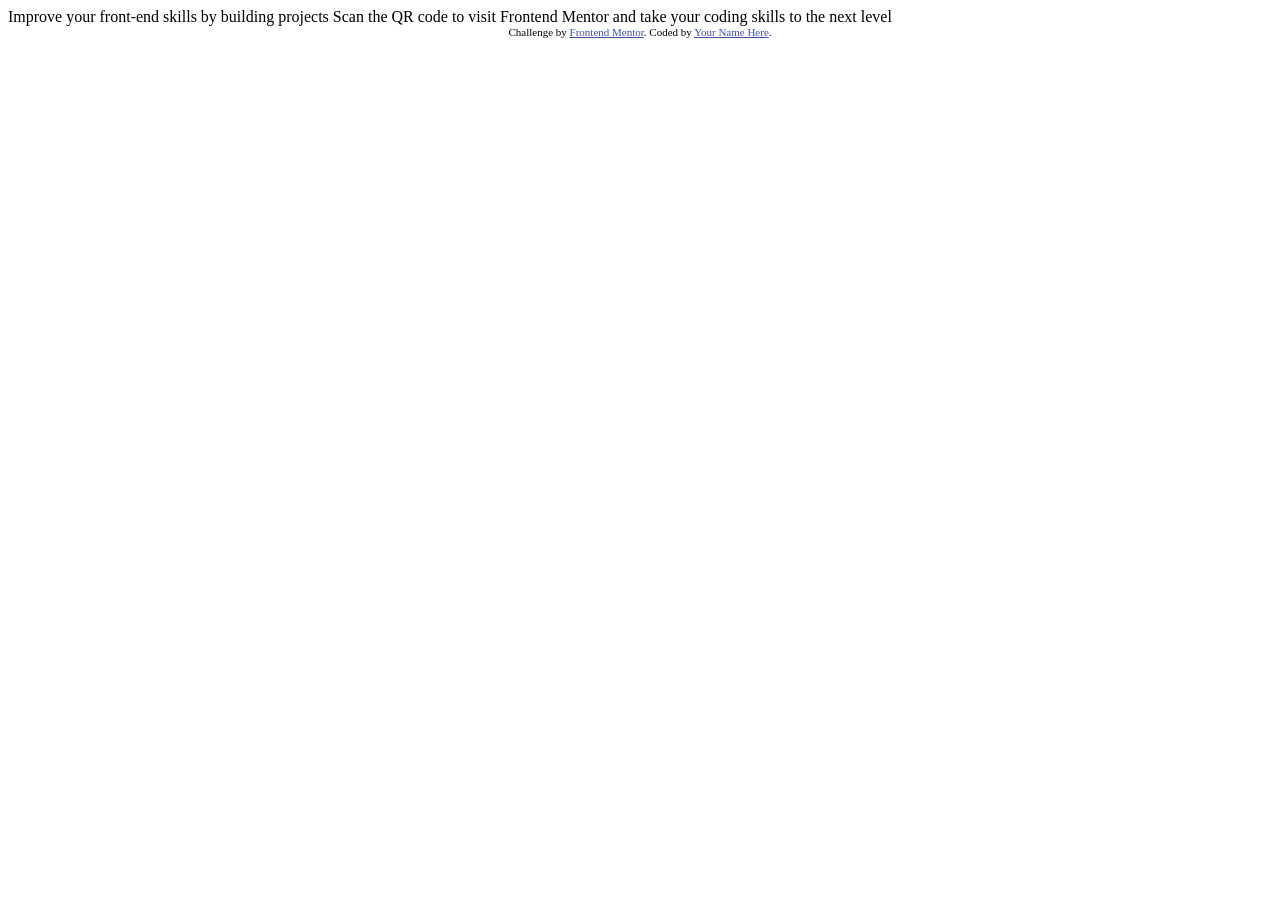
<file: index.html>
<!DOCTYPE html>
<html lang="en">
<head>
  <meta charset="UTF-8">
  <meta name="viewport" content="width=device-width, initial-scale=1.0"> <!-- displays site properly based on user's device -->

  <link rel="icon" type="image/png" sizes="32x32" href="./images/favicon-32x32.png">
  
  <title>Frontend Mentor | QR code component</title>

  <!-- Feel free to remove these styles or customise in your own stylesheet 👍 -->
  <style>
    .attribution { font-size: 0.6875rem; text-align: center; }
    .attribution a { color: hsl(228, 45%, 44%); }
  </style>
</head>
<body>

  Improve your front-end skills by building projects

  Scan the QR code to visit Frontend Mentor and take your coding skills to the next level
  
  <footer class="attribution">
    Challenge by <a href="https://www.frontendmentor.io?ref=challenge">Frontend Mentor</a>. 
    Coded by <a href="#">Your Name Here</a>.
  </footer>
</body>
</html>
</file>
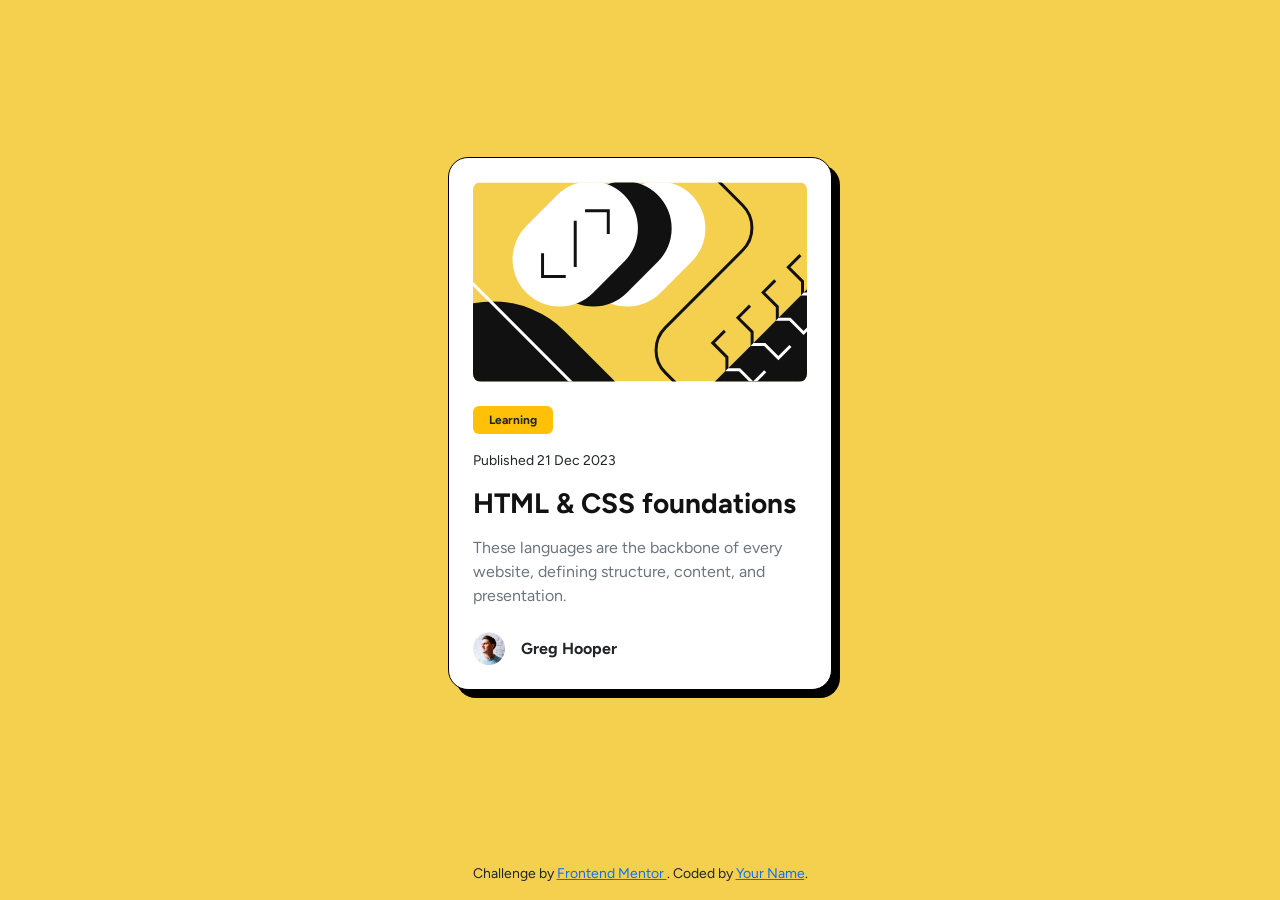
<file: Blog-Component/index.html>
<!DOCTYPE html>
<html lang="en">
<head>
    <meta charset="UTF-8">
    <meta name="viewport" content="width=device-width, initial-scale=1.0">

    <title>Frontend Mentor | Blog Preview Card</title>

    <link rel="icon" type="image/png" sizes="32x32" href="./assets/images/favicon-32x32.png">

    <!-- Google Font -->
    <link rel="preconnect" href="https://fonts.googleapis.com">
    <link rel="preconnect" href="https://fonts.gstatic.com" crossorigin>

    <link href="https://fonts.googleapis.com/css2?family=Figtree:wght@500;800&display=swap" rel="stylesheet">

    <!-- Bootstrap -->
    <link href="https://cdn.jsdelivr.net/npm/bootstrap@5.3.8/dist/css/bootstrap.min.css" rel="stylesheet">

    <link rel="stylesheet" href="styles.css">
</head>

<body class="d-flex flex-column justify-content-center align-items-center min-vh-100">

    <main class="container d-flex justify-content-center align-items-center flex-grow-1">

        <article class="card p-4 blog-card">

            <img
                src="./assets/images/illustration-article.svg"
                class="img-fluid rounded-3 mb-4"
                alt="Illustration representing an article">

            <div class="mb-3">
                <span class="badge bg-warning text-dark fw-bold px-3 py-2">
                    Learning
                </span>
            </div>

            <p class="small mb-3">
                Published
                <time datetime="2023-12-21">21 Dec 2023</time>
            </p>

            <h1 class="h3 fw-bold mb-3">
                <a href="#" class="text-decoration-none title">
                    HTML &amp; CSS foundations
                </a>
            </h1>

            <p class="text-secondary mb-4">
                These languages are the backbone of every website,
                defining structure, content, and presentation.
            </p>

            <div class="d-flex align-items-center gap-3">

                <img
                    src="./assets/images/image-avatar.webp"
                    alt="Greg Hooper"
                    width="32"
                    class="img-fluid">

                <p class="fw-bold mb-0">
                    Greg Hooper
                </p>

            </div>

        </article>

    </main>

    <footer class="text-center small my-3">
        Challenge by
        <a href="https://www.frontendmentor.io?ref=challenge">
            Frontend Mentor
        </a>.
        Coded by
        <a href="#">Your Name</a>.
    </footer>

    <script src="https://cdn.jsdelivr.net/npm/bootstrap@5.3.8/dist/js/bootstrap.bundle.min.js"></script>

</body>
</html>
</file>
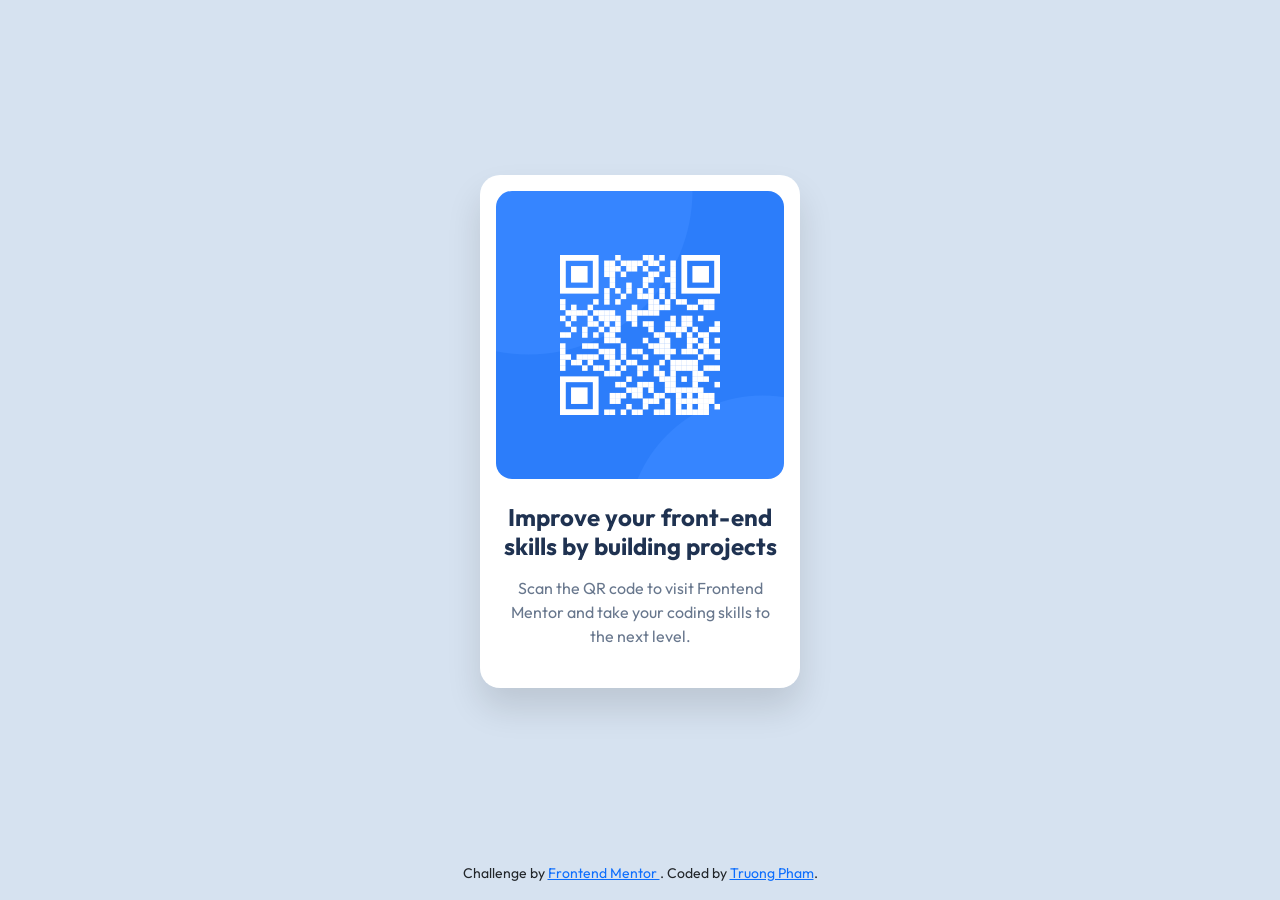
<file: QR-Component/index.html>
<!DOCTYPE html>
<html lang="en">
<head>
    <meta charset="UTF-8">
    <meta name="viewport" content="width=device-width, initial-scale=1.0">

    <title>Frontend Mentor | QR Code Component</title>

    <link rel="icon" type="image/png" sizes="32x32" href="./images/favicon-32x32.png">

    <!-- Google Font -->
    <link rel="preconnect" href="https://fonts.googleapis.com">
    <link rel="preconnect" href="https://fonts.gstatic.com" crossorigin>

    <link href="https://fonts.googleapis.com/css2?family=Outfit:wght@400;700&display=swap" rel="stylesheet">

    <!-- Bootstrap -->
    <link href="https://cdn.jsdelivr.net/npm/bootstrap@5.3.8/dist/css/bootstrap.min.css" rel="stylesheet">

    <link rel="stylesheet" href="styles.css">
</head>

<body class="d-flex flex-column justify-content-center align-items-center min-vh-100">

    <main class="container d-flex justify-content-center align-items-center flex-grow-1">

        <article
            class="card p-3 text-center w-100 qr-card"
            aria-labelledby="card-title"
            aria-describedby="card-description">

            <img
                src="./images/image-qr-code.png"
                class="img-fluid rounded-4"
                alt="QR code that links to the Frontend Mentor website">

            <h1
                id="card-title"
                class="h4 fw-bold mt-4 mb-3">
                Improve your front-end skills by building projects
            </h1>

            <p
                id="card-description"
                class="mb-4 px-2">
                Scan the QR code to visit Frontend Mentor and take your coding skills to the next level.
            </p>

        </article>

    </main>

    <footer class="text-center small mb-3">

        Challenge by
        <a href="https://www.frontendmentor.io?ref=challenge">
            Frontend Mentor
        </a>.
        Coded by
        <a href="#">Truong Pham</a>.

    </footer>

    <script src="https://cdn.jsdelivr.net/npm/bootstrap@5.3.8/dist/js/bootstrap.bundle.min.js"></script>

</body>
</html>
</file>
<file: Blog-Component/styles.css>
body{
    font-family: "Figtree", sans-serif;
    background-color: hsl(47, 88%, 63%);
}

.blog-card{
    max-width: 384px;
    border: 1px solid black;
    border-radius: 20px;
    box-shadow: 8px 8px black;
}

.learning:hover{
    background-color: hsl(47, 88%, 63%);
    color: black;
}

.title{
    color: hsl(0, 0%, 7%);
}

.title:hover,
.title:focus{
    color: hsl(47, 88%, 63%);
}


@media (max-width: 576px){

    .blog-card{
        width: 90%;
    }

}
</file>
<file: QR-Component/styles.css>
body{
    font-family: "Outfit", sans-serif;
    background-color: hsl(212, 45%, 89%);
}

.qr-card{
    max-width: 320px;
    border: none;
    border-radius: 20px;
    box-shadow: 0 20px 35px rgba(0,0,0,.12);
}

#card-title{
    color: hsl(218,44%,22%);
}

#card-description{
    color: hsl(216,15%,48%);
}
</file>
